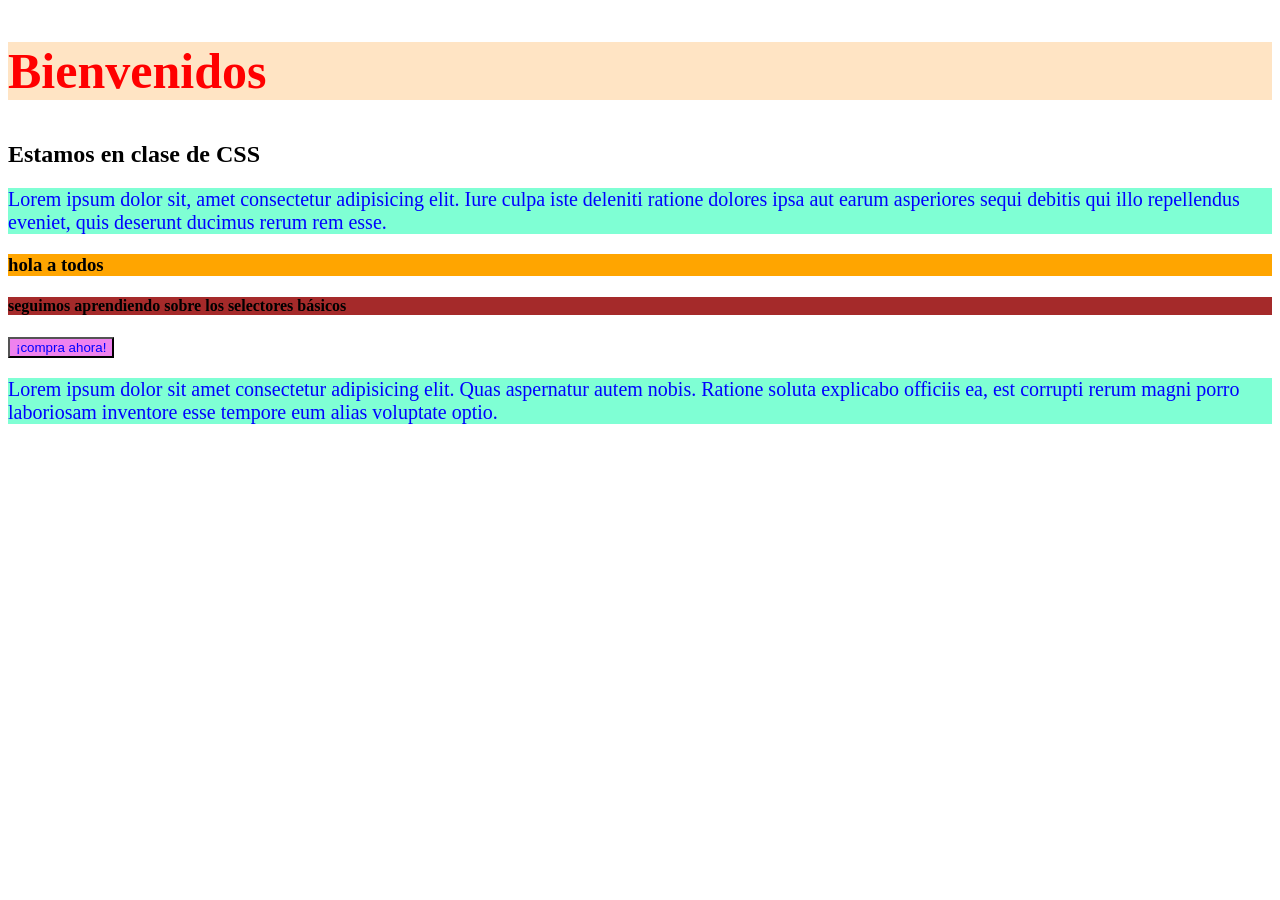
<file: semana02/dia01-01-css/index.html>
<!DOCTYPE html>
<html lang="en">
<head>
    <meta charset="UTF-8">
    <meta name="viewport" content="width=device-width, initial-scale=1.0">
    <title>CSS</title>
    <style>
        /*body{background-color: brown;}*/
    </style>
<link rel="stylesheet" href="estilos.css">
</head>
<body> 
    <section>
        <h1 style="color: red;">Bienvenidos</h1>
        <h2>Estamos en clase de CSS</h2>
        <P>Lorem ipsum dolor sit, amet consectetur adipisicing elit. Iure culpa iste deleniti ratione dolores ipsa aut earum asperiores sequi debitis qui illo repellendus eveniet, quis deserunt ducimus rerum rem esse.</P>
    </section>

    <section>
        <h3>hola a todos</h3>
        <h4 id="estado">seguimos aprendiendo sobre los selectores básicos</h4>
        <button class="btn texto-resaltado">¡compra ahora!</button>
        <p>Lorem ipsum dolor sit amet consectetur adipisicing elit. Quas aspernatur autem nobis. Ratione soluta explicabo officiis ea, est corrupti rerum magni porro laboriosam inventore esse tempore eum alias voluptate optio.</p>
    </section>

</body>
</html>
</file>
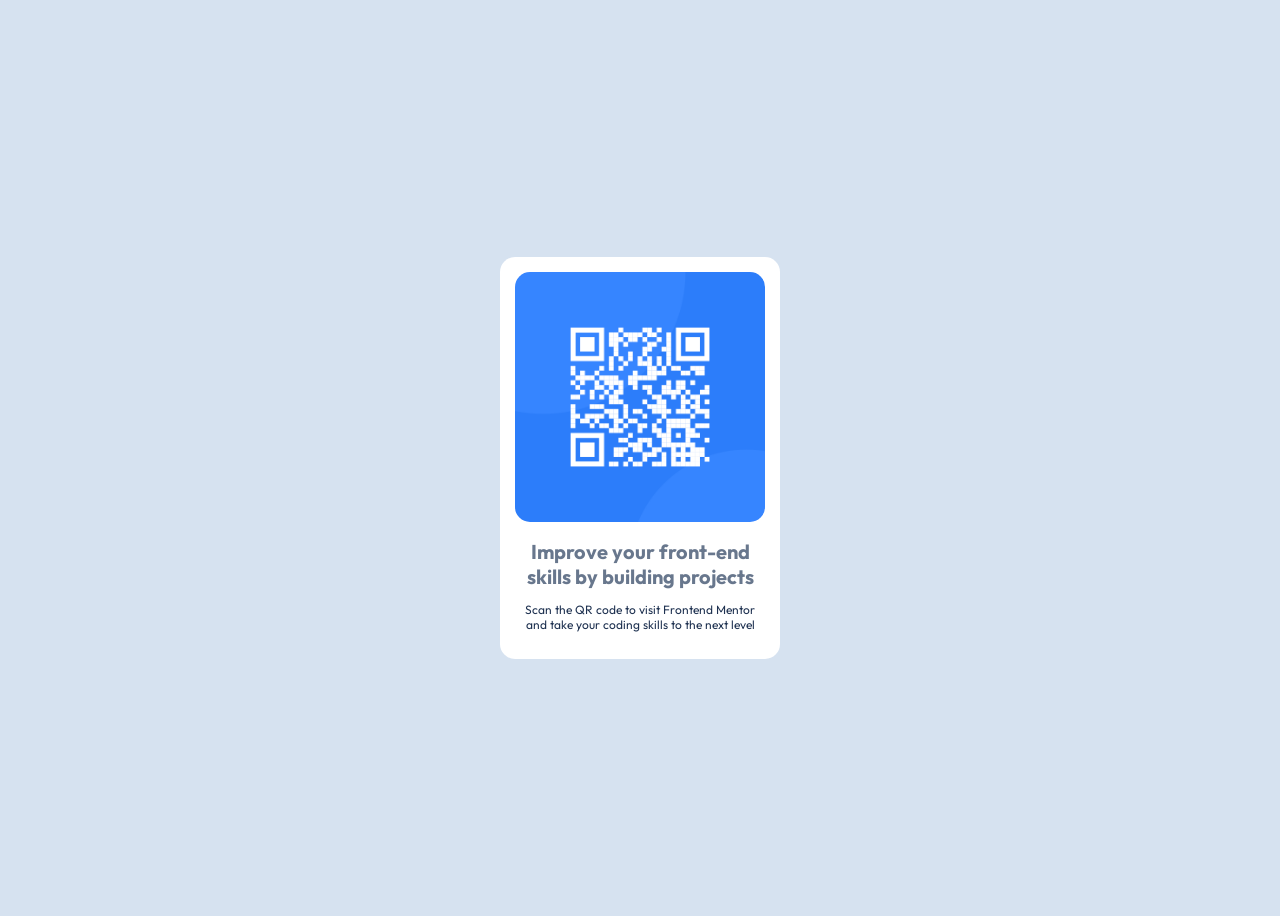
<file: semana02/dia01-02-css-qr-code/index.html>
<!DOCTYPE html>
<html lang="en">
<head>
  <meta charset="UTF-8">
  <meta name="viewport" content="width=device-width, initial-scale=1.0">
  <title>QR Code</title>
  
  <link rel="preconnect" href="https://fonts.googleapis.com">
  <link rel="preconnect" href="https://fonts.gstatic.com" crossorigin>
  <link href="https://fonts.googleapis.com/css2?family=Outfit:wght@100..900&display=swap" rel="stylesheet">
  <link rel="stylesheet" href="estilos.css">


</head>
<body>
  <main>
   <img src="images/image-qr-code.png" alt="QR Code" width="250"> 
   <h1>Improve your front-end skills by building projects</h1>
   <p>Scan the QR code to visit Frontend Mentor and take your coding skills to the next level</p>

  </main>  
</body>
</html>
</file>
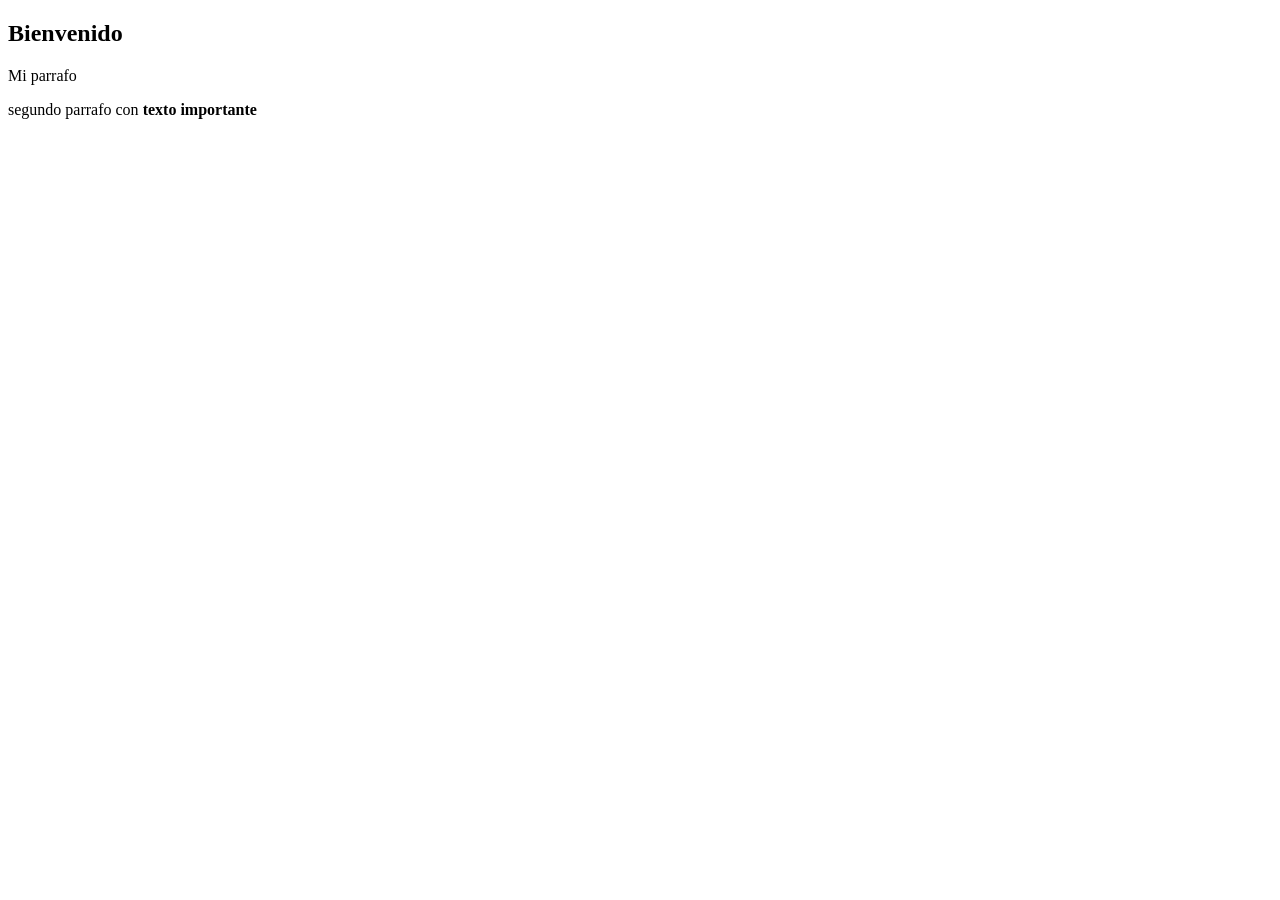
<file: semana02/dia02-01-css-teoria-pseudoclase/index.html>
<!DOCTYPE html>
<html lang="en">
<head>
    <meta charset="UTF-8">
    <meta name="viewport" content="width=device-width, initial-scale=1.0">
    <title>Document</title>
<style>
    
 

</style>

</head>
<body>

<article>
    <h1>Bienvenido</h1>
    <p>Mi parrafo</p>
    <p>segundo parrafo con <strong> texto importante</strong></p>
</article>

</body>
</html>
</file>
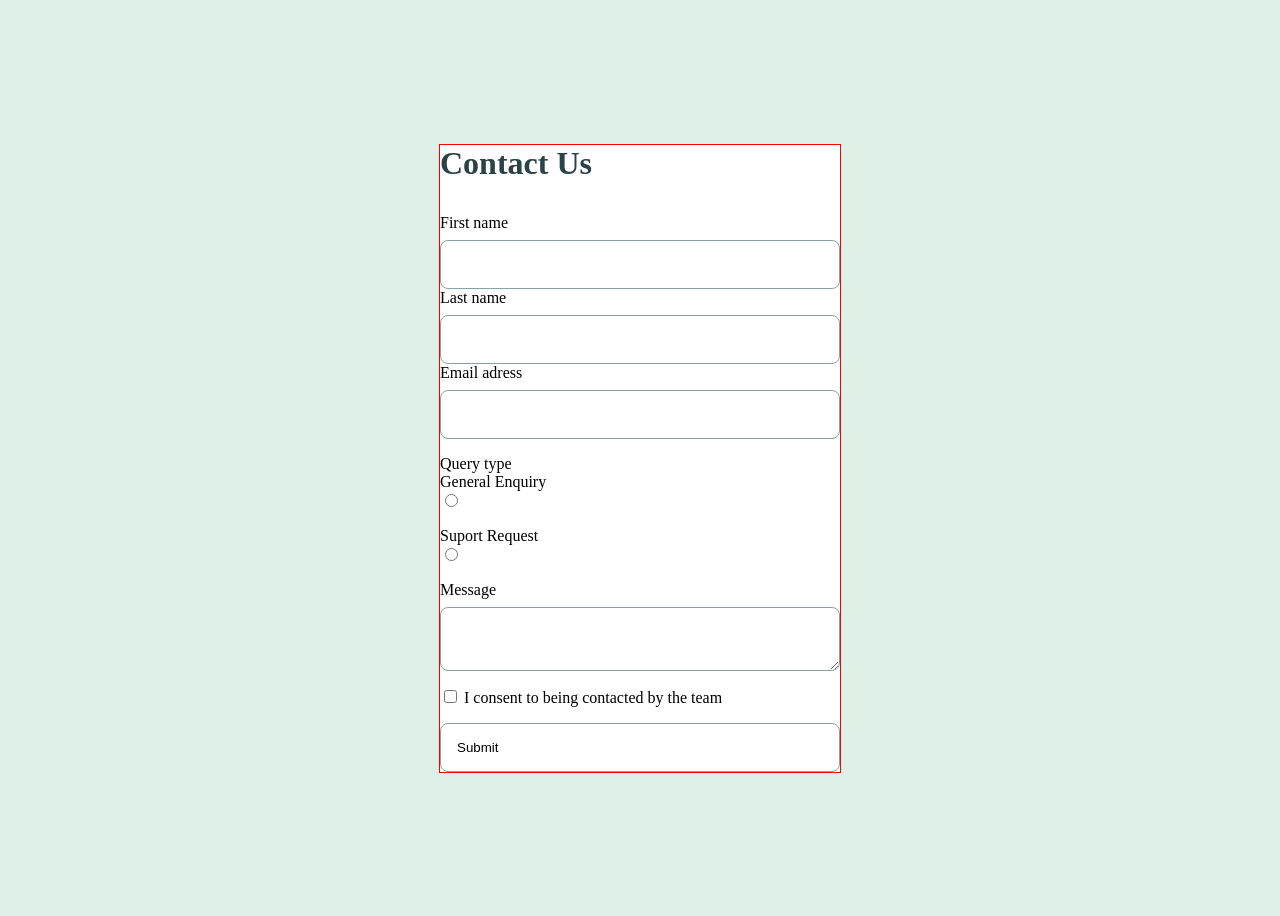
<file: semana02/dia02-ejercicio/index.html>
<!DOCTYPE html>
<html lang="en">
<head>
  <meta charset="UTF-8">
  <meta name="viewport" content="width=device-width, initial-scale=1.0">
  <title>Contact form</title>
  <link rel="stylesheet" href="estilos.css">
</head>
<body>
  
<main class="contact-form">
  <h1>Contact Us</h1>

  <form>
    <div clas="row">
      First name
      <input type="text" name="first_name">

      Last name
      <input type="text" name="last_name">
    </div>

    <label>
      Email adress
      <input type="text" name="email">
    </label>

    <div>
      Query type
      <div clas="row">

        General Enquiry
        <label>
          <input type="radio" name="query_type">
        </label>
        Suport Request
        <label>
          <input type="radio" name="query_type">
        </label>

      </div>
    </div>

    <label>
      Message
      <textarea name="Message"></textarea>
    </label>

    <label>
      <input type="checkbox" name="consent">
      I consent to being contacted by the team
    </label>

    <input type="text" value="Submit">

  </form>
</main>

</body>
</html>
</file>
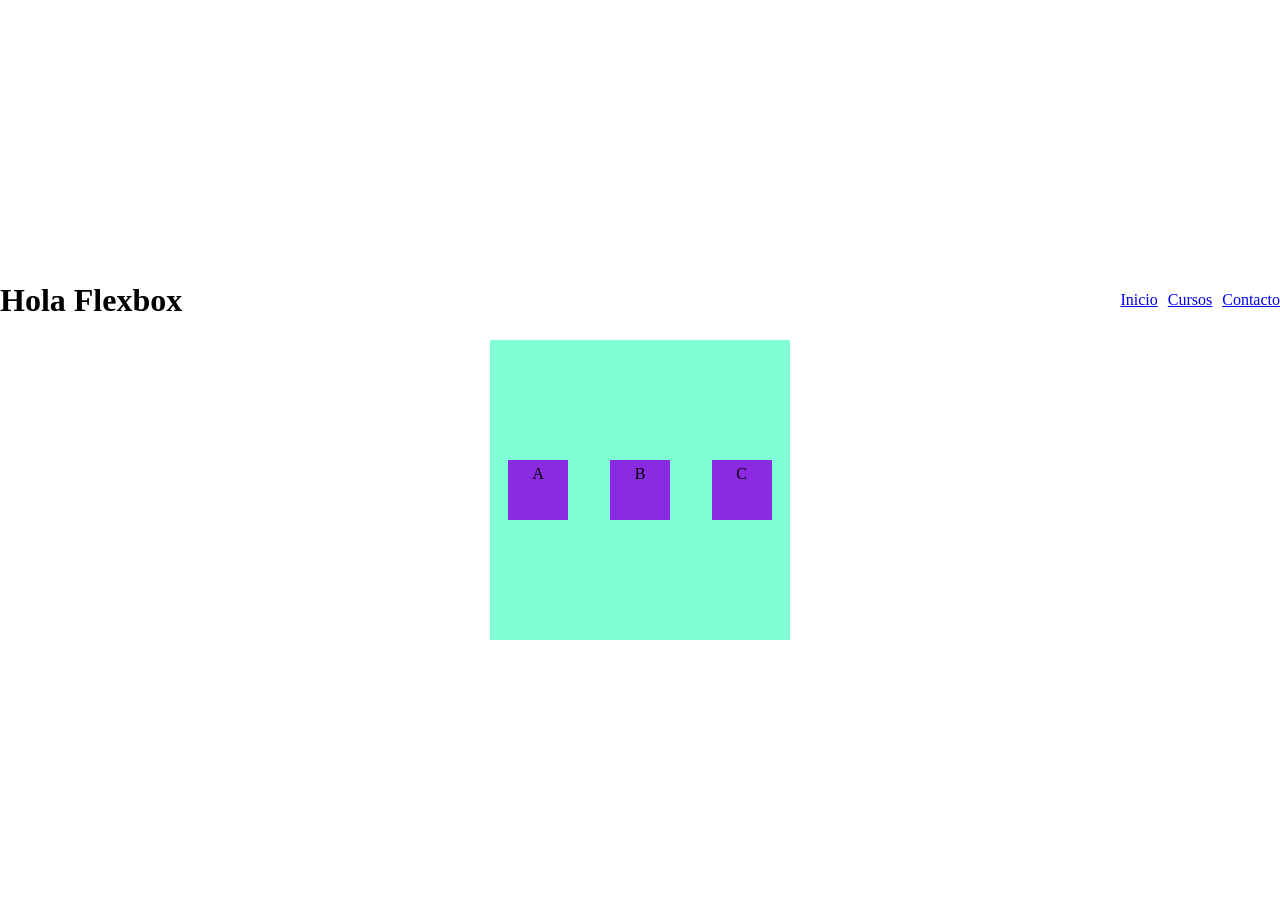
<file: semana03/flexbox/index.html>
<!DOCTYPE html>
<html lang="en">
<head>
    <meta charset="UTF-8">
    <meta name="viewport" content="width=device-width, initial-scale=1.0">
    <title>CSS: flexbox</title>
    <style>
        

    body {
            display: flex;
            flex-direction: column;
            justify-content: center;
            align-items: center;
            height: 100vh;
            margin: 0;
        }

        .contenedor{
            width: 300px;
            height: 300px;
            background-color: aquamarine;
            display: flex;
            flex-direction: row;
            gap: 5px;
            justify-content: center;
            justify-content: space-between;
            justify-content: space-around;
            align-items: center;

        }
        .box{
            width: 50px;
            height: 50px;
            background-color: blueviolet;
            text-align: center;
            padding: 5px;
        }

    header{
        display: flex;
        flex-direction: row;
        align-items: center;
        width: 100%;
        justify-content: space-between;
    }

    .menu {
        display: flex;
        gap:10px;
    }    

    </style>
</head>
<body>
    <header>
        <h1>Hola Flexbox</h1>
        <nav class="menu">
            <a href="#inicio">Inicio</a>
            <a href="#cursos">Cursos</a>
            <a href="#contacto">Contacto</a>
        </nav>
    </header>


    <div class="contenedor">
        <div class="box">A</div>
        <div class="box">B</div>
        <div class="box">C</div>
    </div>
</body>
</html>
</file>
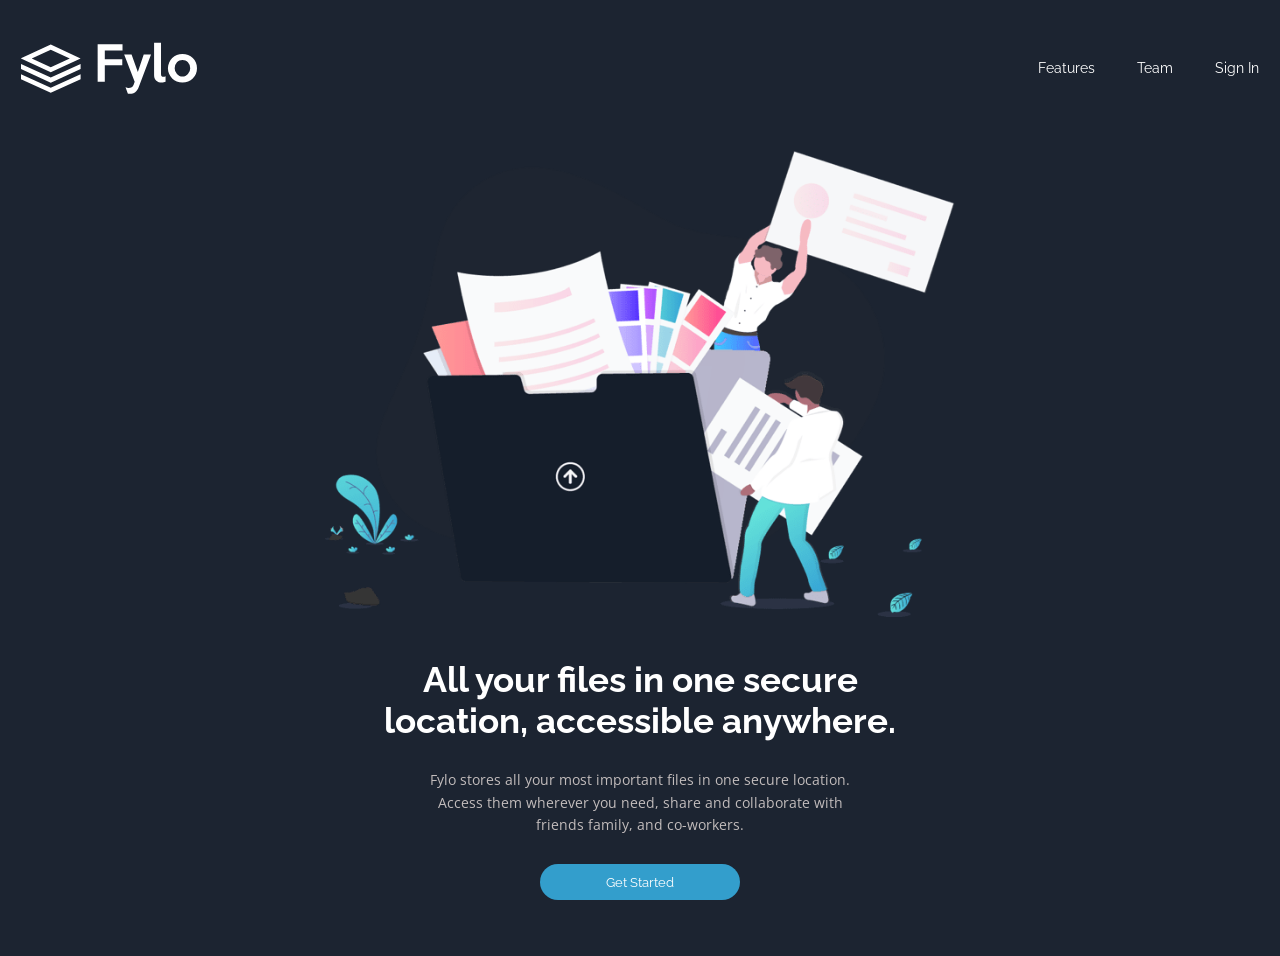
<file: semana03/landing/index.html>
<!DOCTYPE html>
<html lang="en">
<head>
  <meta charset="UTF-8">
  <meta name="viewport" content="width=device-width, initial-scale=1.0">
  <title>Landing Page</title>

  <link rel="preconnect" href="https://fonts.googleapis.com">
  <link rel="preconnect" href="https://fonts.gstatic.com" crossorigin>
  <link href="https://fonts.googleapis.com/css2?family=Open+Sans:ital,wght@0,300..800;1,300..800&family=Raleway:ital,wght@0,100..900;1,100..900&display=swap" rel="stylesheet">

  <link rel="stylesheet" href="estilos.css">
</head>
<body>
 
  <header class="header wrapper">
    <img class="header__logo" src="images/logo.svg" alt="">
    <nav class="header__nav">
      <a href="" class="header__nav--active">Features</a>
      <a href="">Team</a>
      <a href="">Sign In</a>
    </nav>
  </header>

  <main>
    <section class="hero">
      <img class="hero__image" src="images/illustration-intro.png" alt="illustration intro">
      <h1 class="hero__tittle">All your files in one secure location, accessible anywhere.</h1>

      <p class="hero__text">Fylo stores all your most important files in one secure location. Access them wherever
      you need, share and collaborate with friends family, and co-workers.</p> 

      <button class="hero__button">Get Started</button>
    </section>

    <section class="hidden">
      Access your files, anywhere

      The ability to use a smartphone, tablet, or computer to access your account means your 
      files follow you everywhere.

      Security you can trust

      2-factor authentication and user-controlled encryption are just a couple of the security 
      features we allow to help secure your files.

      Real-time collaboration

      Securely share files and folders with friends, family and colleagues for live collaboration. 
      No email attachments required.

      Store any type of file

      Whether you're sharing holidays photos or work documents, Fylo has you covered allowing for all 
      file types to be securely stored and shared.

      Stay productive, wherever you are

      Never let location be an issue when accessing your files. Fylo has you covered for all of your file 
      storage needs.

      Securely share files and folders with friends, family and colleagues for live collaboration. No email 
      attachments required.

      See how Fylo works

      Fylo has improved our team productivity by an order of magnitude. Since making the switch our team has 
      become a well-oiled collaboration machine.

      Satish Patel
      Founder & CEO, Huddle

      Fylo has improved our team productivity by an order of magnitude. Since making the switch our team has 
      become a well-oiled collaboration machine.

      Bruce McKenzie
      Founder & CEO, Huddle

      Fylo has improved our team productivity by an order of magnitude. Since making the switch our team has 
      become a well-oiled collaboration machine.

      Iva Boyd
      Founder & CEO, Huddle

      Get early access today

      It only takes a minute to sign up and our free starter tier is extremely generous. If you have any 
      questions, our support team would be happy to help you.

      Get Started For Free

      Lorem ipsum dolor sit amet, consectetur adipiscing elit, sed do eiusmod tempor incididunt ut labore et 
      dolore magna aliqua

      +1-543-123-4567
      example@fylo.com

      About Us
      Jobs
      Press
      Blog

      Contact Us
      Terms
      Privacy 
    </section>  
</main>
</body>
</html>
</file>
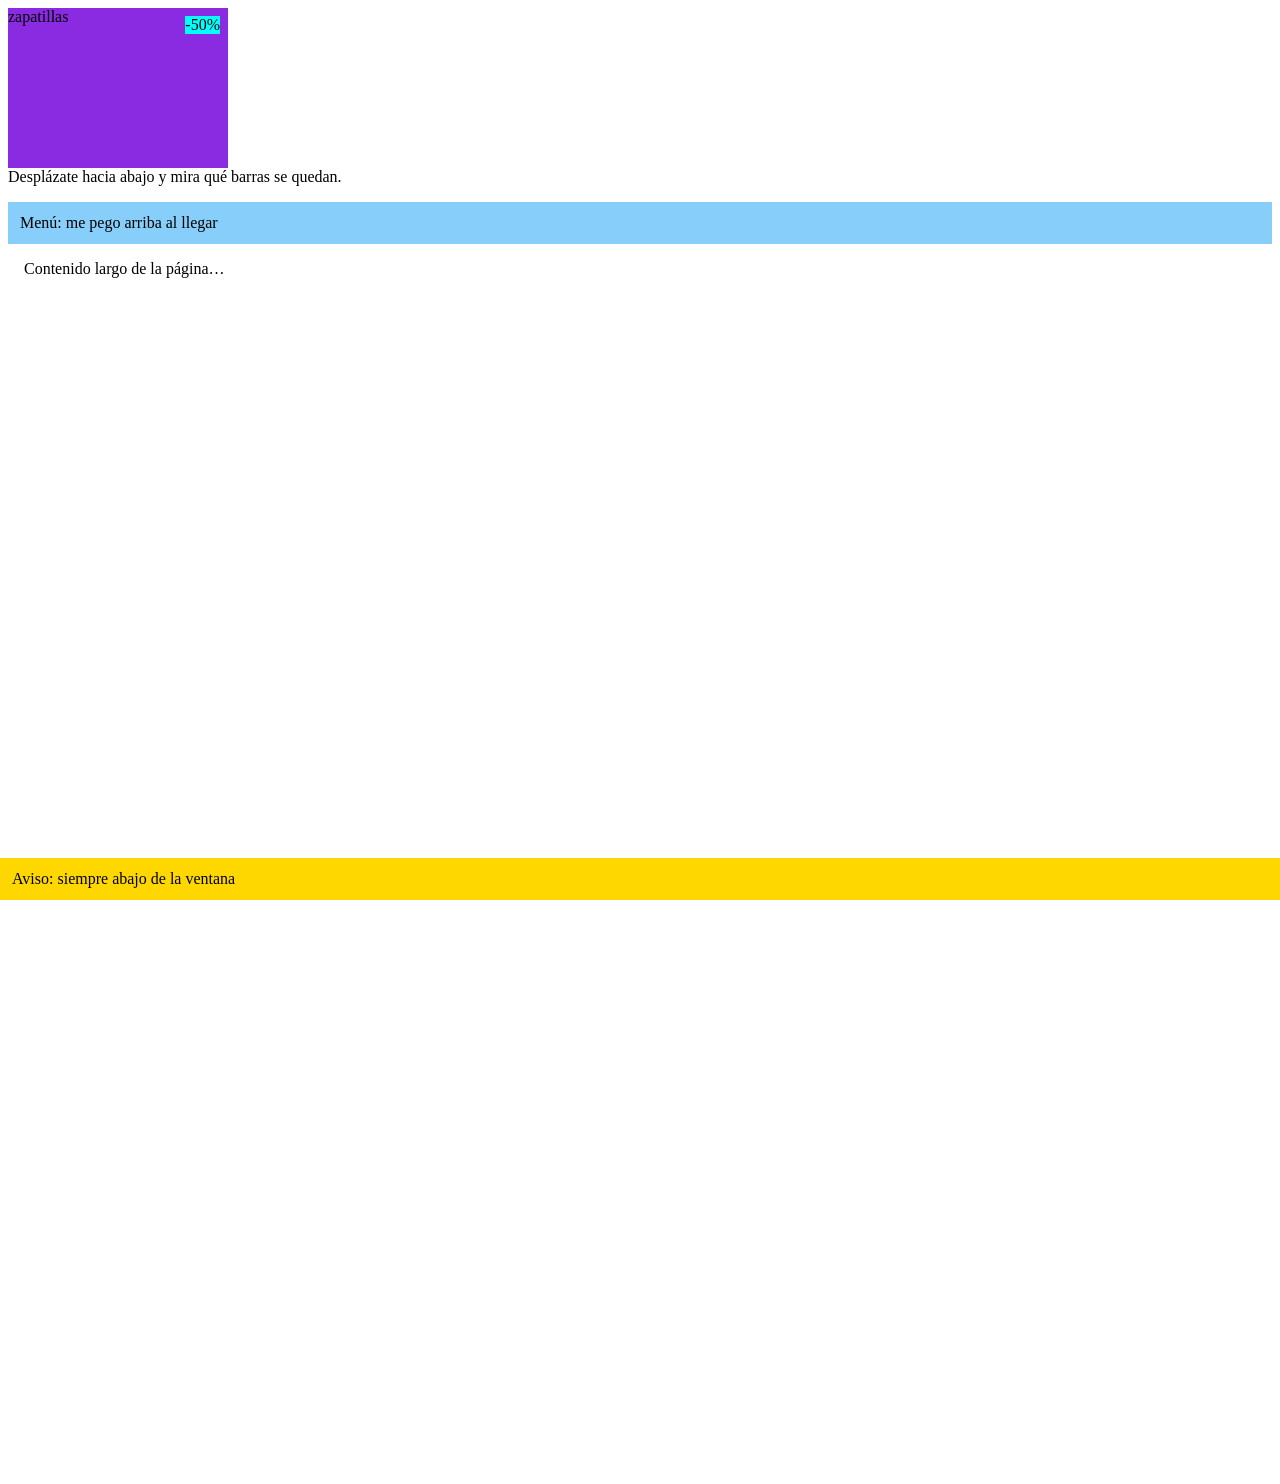
<file: semana03/posicionamiento/index.html>
<!DOCTYPE html>
<html lang="en">
<head>
    <meta charset="UTF-8">
    <meta name="viewport" content="width=device-width, initial-scale=1.0">
    <title>CSS: Posicionamiento</title>
    <style>
        .producto{
            position: relative;
            width: 220px;
            height: 160px;
            background-color: blueviolet;
        }

        .oferta{
            position: absolute;
            top: 8px;
            right: 8px;
            background-color: aqua;
        }    

        /* Colores para distinguir las barras y altura para poder desplazarte */
        nav { padding: 12px; background-color: lightskyblue; }
        p { margin: 0 0 16px; }
        section { height: 1200px; padding: 16px; }
        footer { padding: 12px; background-color: gold; }

        .aviso {
        position: fixed; /* Siempre pegado a la ventana */
        right: 0;
        bottom: 0;
        left: 0;
        }

        .menu {
        position: sticky; /* Se pega al llegar arriba */
        top: 0;
        }        

    </style>
</head>
<body>
    <div class="producto">zapatillas
        <span class="oferta">
            -50%
        </span>
    </div>
    <p>Desplázate hacia abajo y mira qué barras se quedan.</p>
    <nav class="menu">Menú: me pego arriba al llegar</nav>
    <section>Contenido largo de la página…</section>
    <footer class="aviso">Aviso: siempre abajo de la ventana</footer>

</body>
</html>
</file>
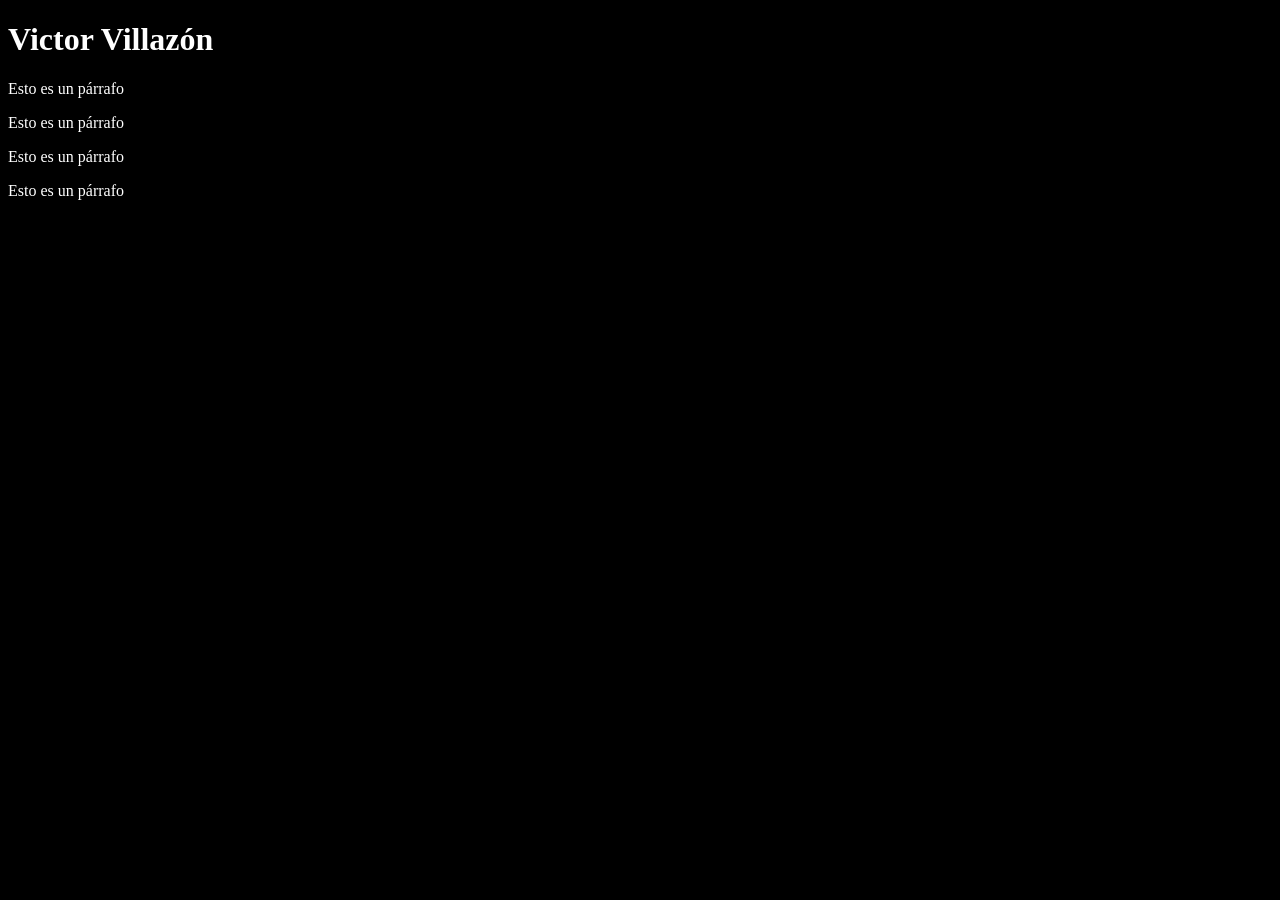
<file: semana02/Semana02-ejercicio/bootcamp-frontend-python-g34-lmv/semana01/dia01-html/index.html>
<!DOCTYPE html>
<html lang="en">
<head>
  <meta charset="UTF-8">
  <meta name="viewport" content="width=device-width, initial-scale=1.0">
  <title>Document</title>
  <style>
    body {
      background-color: black;
      color: white;
    }
  </style>
</head>
<body>
  <h1>Victor Villazón</h1>
  <p>Esto es un párrafo</p>

  <p>Esto es un párrafo</p>

  <p>Esto es un párrafo</p>
  
  <p>Esto es un párrafo</p>
</body>
</html>
</file>
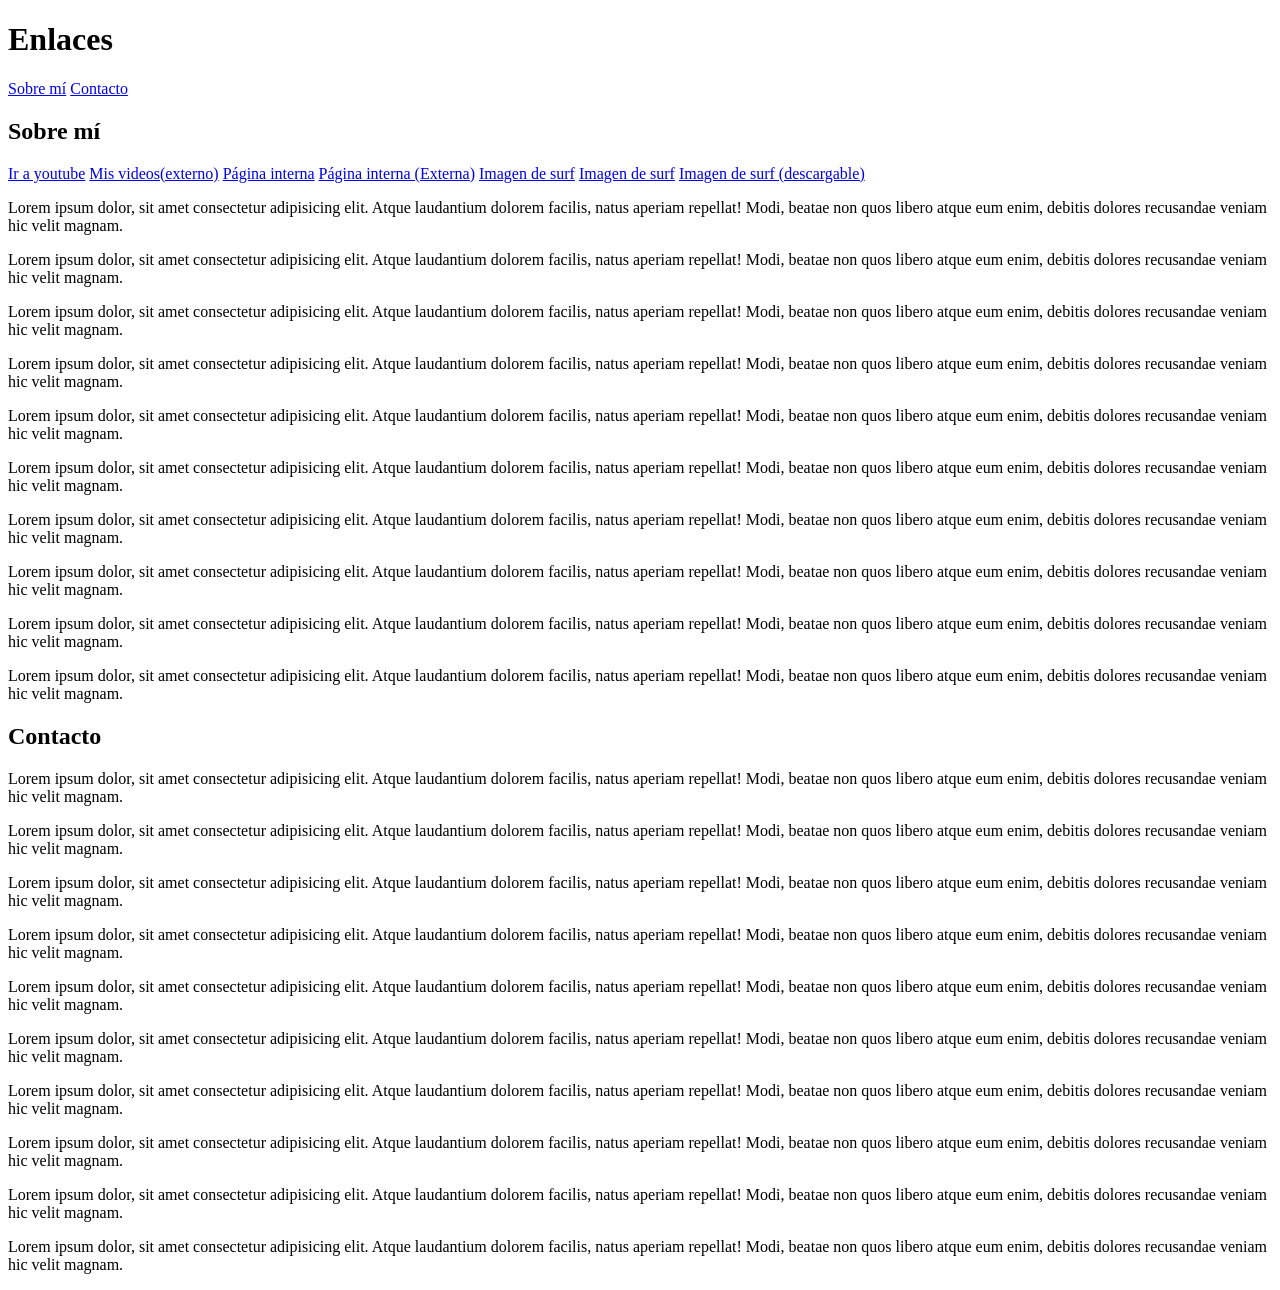
<file: semana02/Semana02-ejercicio/bootcamp-frontend-python-g34-lmv/semana01/dia02-enlaces/index.html>
<!DOCTYPE html>
<html lang="en">
<head>
  <meta charset="UTF-8">
  <meta name="viewport" content="width=device-width, initial-scale=1.0">
  <title>Enlaces</title>
</head>
<body>

  <header>
    <h1>Enlaces</h1>

    <nav>
      <a href="#sobre-mi">Sobre mí</a>
      <a href="#contacto">Contacto</a>
    </nav>
  </header>

  <main>
    <section>
      <h2 id="sobre-mi">Sobre mí</h2>

      <!-- Enlace externo: este enlace reemplaza la página completa -->
      <a href="https://youtube.com">Ir a youtube</a>
      <a href="https://youtube.com" target="_blank">Mis videos(externo)</a>

      <!-- Enlace interno: este enlace abre una página interna en nuestro directorio de trabajo -->
      <a href="saludo.html">Página interna</a>
      <a href="saludo.html" target="_blank">Página interna (Externa)</a>

      <a href="surf.png">Imagen de surf</a>
      <a href="surf.png" target="_blank">Imagen de surf</a>
      <a href="surf.png" download>Imagen de surf (descargable)</a>

      <!-- ctrl + } : crea un comentario -->

      <p>Lorem ipsum dolor, sit amet consectetur adipisicing elit. Atque laudantium dolorem facilis, natus aperiam repellat! Modi, beatae non quos libero atque eum enim, debitis dolores recusandae veniam hic velit magnam.</p>
      <p>Lorem ipsum dolor, sit amet consectetur adipisicing elit. Atque laudantium dolorem facilis, natus aperiam repellat! Modi, beatae non quos libero atque eum enim, debitis dolores recusandae veniam hic velit magnam.</p>
      <p>Lorem ipsum dolor, sit amet consectetur adipisicing elit. Atque laudantium dolorem facilis, natus aperiam repellat! Modi, beatae non quos libero atque eum enim, debitis dolores recusandae veniam hic velit magnam.</p>
      <p>Lorem ipsum dolor, sit amet consectetur adipisicing elit. Atque laudantium dolorem facilis, natus aperiam repellat! Modi, beatae non quos libero atque eum enim, debitis dolores recusandae veniam hic velit magnam.</p>
      <p>Lorem ipsum dolor, sit amet consectetur adipisicing elit. Atque laudantium dolorem facilis, natus aperiam repellat! Modi, beatae non quos libero atque eum enim, debitis dolores recusandae veniam hic velit magnam.</p>
      <p>Lorem ipsum dolor, sit amet consectetur adipisicing elit. Atque laudantium dolorem facilis, natus aperiam repellat! Modi, beatae non quos libero atque eum enim, debitis dolores recusandae veniam hic velit magnam.</p>
      <p>Lorem ipsum dolor, sit amet consectetur adipisicing elit. Atque laudantium dolorem facilis, natus aperiam repellat! Modi, beatae non quos libero atque eum enim, debitis dolores recusandae veniam hic velit magnam.</p>
      <p>Lorem ipsum dolor, sit amet consectetur adipisicing elit. Atque laudantium dolorem facilis, natus aperiam repellat! Modi, beatae non quos libero atque eum enim, debitis dolores recusandae veniam hic velit magnam.</p>
      <p>Lorem ipsum dolor, sit amet consectetur adipisicing elit. Atque laudantium dolorem facilis, natus aperiam repellat! Modi, beatae non quos libero atque eum enim, debitis dolores recusandae veniam hic velit magnam.</p>
      <p>Lorem ipsum dolor, sit amet consectetur adipisicing elit. Atque laudantium dolorem facilis, natus aperiam repellat! Modi, beatae non quos libero atque eum enim, debitis dolores recusandae veniam hic velit magnam.</p>
    </section>

    <section>
      <h2 id="contacto">Contacto</h2>

      <p>Lorem ipsum dolor, sit amet consectetur adipisicing elit. Atque laudantium dolorem facilis, natus aperiam repellat! Modi, beatae non quos libero atque eum enim, debitis dolores recusandae veniam hic velit magnam.</p>
      <p>Lorem ipsum dolor, sit amet consectetur adipisicing elit. Atque laudantium dolorem facilis, natus aperiam repellat! Modi, beatae non quos libero atque eum enim, debitis dolores recusandae veniam hic velit magnam.</p>
      <p>Lorem ipsum dolor, sit amet consectetur adipisicing elit. Atque laudantium dolorem facilis, natus aperiam repellat! Modi, beatae non quos libero atque eum enim, debitis dolores recusandae veniam hic velit magnam.</p>
      <p>Lorem ipsum dolor, sit amet consectetur adipisicing elit. Atque laudantium dolorem facilis, natus aperiam repellat! Modi, beatae non quos libero atque eum enim, debitis dolores recusandae veniam hic velit magnam.</p>
      <p>Lorem ipsum dolor, sit amet consectetur adipisicing elit. Atque laudantium dolorem facilis, natus aperiam repellat! Modi, beatae non quos libero atque eum enim, debitis dolores recusandae veniam hic velit magnam.</p>
      <p>Lorem ipsum dolor, sit amet consectetur adipisicing elit. Atque laudantium dolorem facilis, natus aperiam repellat! Modi, beatae non quos libero atque eum enim, debitis dolores recusandae veniam hic velit magnam.</p>
      <p>Lorem ipsum dolor, sit amet consectetur adipisicing elit. Atque laudantium dolorem facilis, natus aperiam repellat! Modi, beatae non quos libero atque eum enim, debitis dolores recusandae veniam hic velit magnam.</p>
      <p>Lorem ipsum dolor, sit amet consectetur adipisicing elit. Atque laudantium dolorem facilis, natus aperiam repellat! Modi, beatae non quos libero atque eum enim, debitis dolores recusandae veniam hic velit magnam.</p>
      <p>Lorem ipsum dolor, sit amet consectetur adipisicing elit. Atque laudantium dolorem facilis, natus aperiam repellat! Modi, beatae non quos libero atque eum enim, debitis dolores recusandae veniam hic velit magnam.</p>
      <p>Lorem ipsum dolor, sit amet consectetur adipisicing elit. Atque laudantium dolorem facilis, natus aperiam repellat! Modi, beatae non quos libero atque eum enim, debitis dolores recusandae veniam hic velit magnam.</p>
    </section>
  </main>
</body>
</html>
</file>
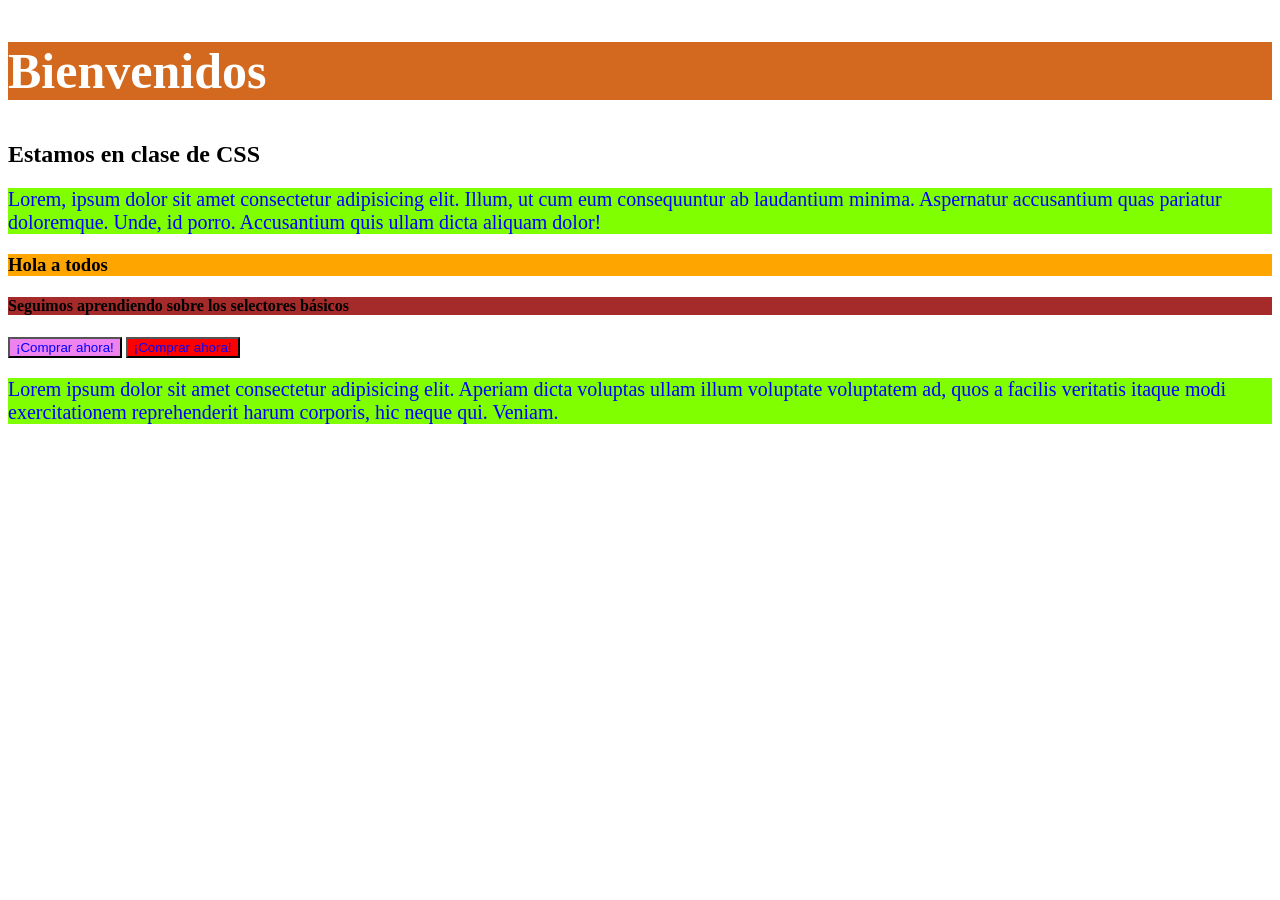
<file: semana02/Semana02-ejercicio/bootcamp-frontend-python-g34-lmv/semana02/dia01-01-css/index.html>
<!DOCTYPE html>
<html lang="en">
<head>
  <meta charset="UTF-8">
  <meta name="viewport" content="width=device-width, initial-scale=1.0">
  <title>CSS</title>
  <style>
    body {
      /* background-color: black; */
    }
    </style>
  <link rel="stylesheet" href="estilos.css">
  <!-- alt + arriba o abajo -->
</head>
<body>
  <section>
    <h1 style="color: white;">Bienvenidos</h1>
    <h2>Estamos en clase de CSS</h2>
    <p>Lorem, ipsum dolor sit amet consectetur adipisicing elit. Illum, ut cum eum consequuntur ab laudantium minima. Aspernatur accusantium quas pariatur doloremque. Unde, id porro. Accusantium quis ullam dicta aliquam dolor!</p>
  </section>

  <section>
    <h3>Hola a todos</h3>
    <h4 id="estado">Seguimos aprendiendo sobre los selectores básicos</h4>
    <button class="btn success texto-resaltado">¡Comprar ahora!</button>
    <button class="btn error texto-resaltado">¡Comprar ahora!</button>
    <p>Lorem ipsum dolor sit amet consectetur adipisicing elit. Aperiam dicta voluptas ullam illum voluptate voluptatem ad, quos a facilis veritatis itaque modi exercitationem reprehenderit harum corporis, hic neque qui. Veniam.</p>
  </section>
</body>
</html>
</file>
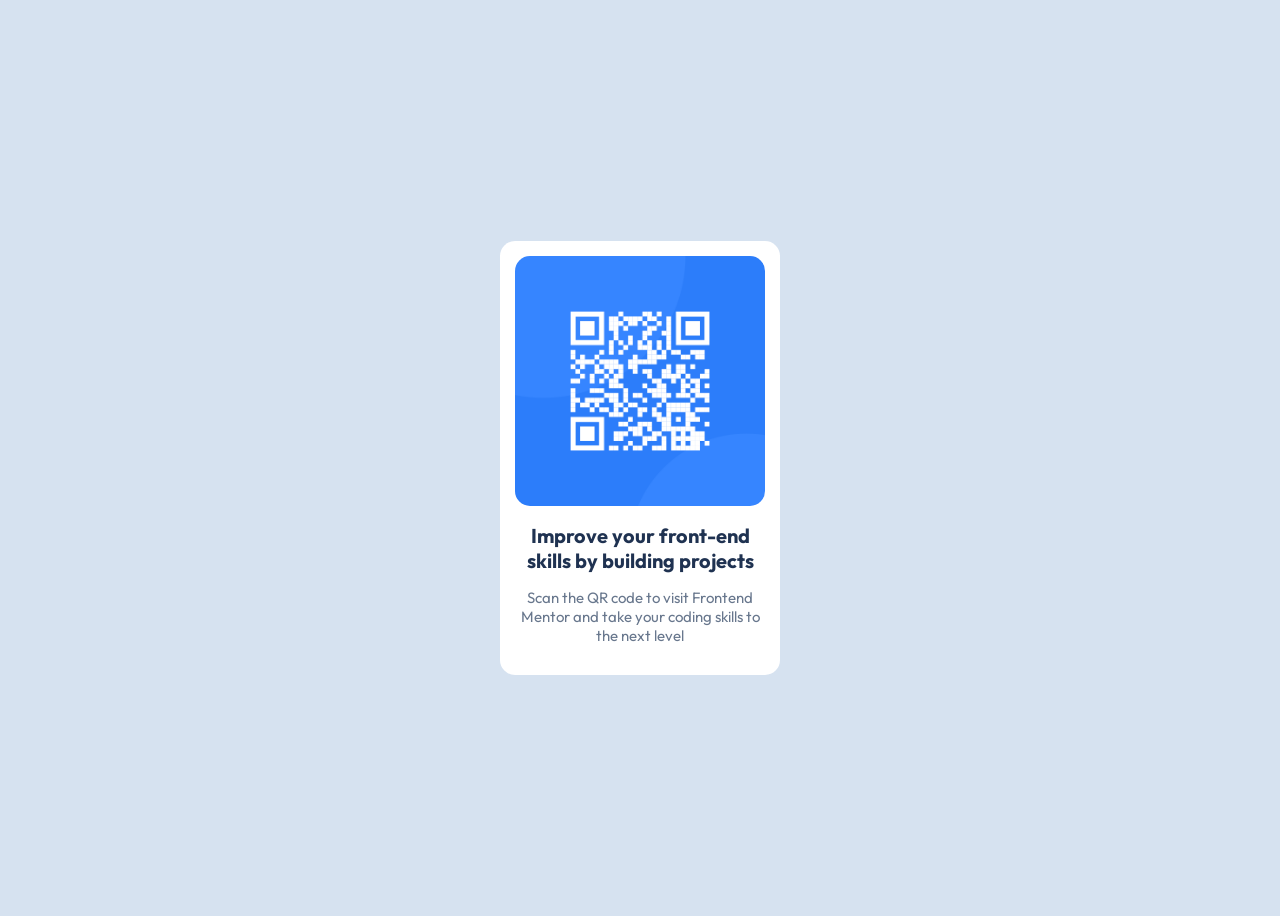
<file: semana02/Semana02-ejercicio/bootcamp-frontend-python-g34-lmv/semana02/dia01-02-css-qr-code/index.html>
<!DOCTYPE html>
<html lang="en">
<head>
  <meta charset="UTF-8">
  <meta name="viewport" content="width=device-width, initial-scale=1.0">
  <title>QR Code</title>
  <link rel="preconnect" href="https://fonts.googleapis.com">
  <link rel="preconnect" href="https://fonts.gstatic.com" crossorigin>
  <link href="https://fonts.googleapis.com/css2?family=Outfit:wght@100..900&display=swap" rel="stylesheet">
  <link rel="stylesheet" href="estilos.css">
</head>
<body>
  <main>
    <img src="images/image-qr-code.png" alt="QR Code" width="250">
    
    <h1>Improve your front-end skills by building projects</h1>
    
    <p>Scan the QR code to visit Frontend Mentor and take your coding skills to the next level</p>
  </main>
</body>
</html>
</file>
<file: semana02/dia01-01-css/estilos.css>
p{
    color: blue;
    background-color: aquamarine;
    font-size: 20px;
}

h1{
    background-color: bisque;
    font-size: 50px;
}

h3 {
    background-color: orange;
}

#estado {
background-color: brown;
}

.btn {
    background-color: violet;
}

.texto-resaltado {
    color:blue
}
</file>
<file: semana02/dia01-02-css-qr-code/estilos.css>
body{
    font-family: "Outfit", sans-serif;
    font-size: 15px;
    background-color: hsl(212, 45%, 89%);
    display: flex;
    justify-content: center;
    align-items: center;
    height: 100vb;
}

main{
    /*border: 1px solid red;*/
    width: 250px;
    background-color: white;
    padding: 15px;
    border-radius: 15px;
    

}

img{
    border-radius: 15px;
}

h1{
    color:hsl(216, 15%, 48%);
    font-size: 20px;
    text-align: center;
}

p{
    color:hsl(218, 44%, 22%);
    font-size: 12px;
    text-align: center;
}
</file>
<file: semana02/dia02-ejercicio/estilos.css>
body{
    background-color:  hsl(148, 38%, 91%);
    display: flex;
    justify-content: center;
    align-items: center;

    height: 100vh;
}

.contact-form{
    border: 1px solid red;
    width: 400px;
    background-color: white;
}

h1{
    margin: 0;
    margin-bottom: 32px;
    color: hsl(187, 24%, 22%);
}

label{
    display: block;
    margin-bottom: 16px;
}

input[type=text],
input[type=email],
textarea

{
    display: flex;
    margin-top: 8px;
    width: 100%;
    border-radius: 8px;
    border: 1px solid hsl(186, 15%, 59%);
    padding: 16px;

    box-sizing: border-box;
}

.row{
    display: grid;
    grid-template-columns: 1fr 1fr;
    gap: 16 px;
}
</file>
<file: semana03/landing/estilos.css>
*{
    box-sizing: border-box;
    margin: 0;
}

html{
    font-size: 14px;
}

body{
    background-color: hsl(217, 28%, 15%);
    color: white;
    font-family: "Open Sans", sans-serif;
}

a {
    color: inherit;
    text-decoration: none;
}

img{
    max-width: 100%;
    height: auto;
}

.hidden{
    display: none;
}


.wrapper{
    width: min(100% - 42px,1440px);
}


h1{
    font-size: 2rem;
}

.header{
    display: flex;
    justify-content: space-between;
    align-items: center;
    padding-top: 3rem;
    margin: 0 auto
}
.header__nav {
  display: flex;
  align-items: center;
  gap: 3rem;
  font-family: "Raleway", sans-serif;
}

.hero {
  display: flex;
  flex-direction: column;
  align-items: center;   
  text-align: center; 
  padding-top: 4rem;
  padding-bottom: 4rem;
}

.hero__image {
  max-width: 45rem;      
  margin-bottom: 3rem;
}

.hero__tittle {
  font-family: "Raleway", sans-serif;
  margin-bottom: 2rem;
  width: min(100% - 3rem,520px);
  font-size: 2.5rem;
}

.hero__text {
  line-height: 1.6;
  color: hsl(0, 5%, 75%);
  margin-bottom: 2rem;
  width: min(100% - 3rem,450px);
  
}

.hero__button{
     font-family: "Raleway", sans-serif;
    background-color:hsl(198, 60%, 50%);
    border-radius: 20px;
    color: white;
    width: 200px;
    padding: 10px;
    border: none;
}
</file>
<file: semana02/Semana02-ejercicio/bootcamp-frontend-python-g34-lmv/semana02/dia01-01-css/estilos.css>
/*
body {
  background-color: green;
}
*/

p {
  color: blue;
  background-color: chartreuse;
  font-size: 20px;
}

/* TODO: Añadan un background a la etiqueta h1 y cambien su tamaño a 50px */

h1 {
  background-color: chocolate;
  color: blue;
  font-size: 50px;
}

h3 {
  background-color: orange;
}

#estado {
  background-color: brown;
}

.btn {
  background-color: black;
}

.success {
  background-color: violet;
}

.error {
  background-color: red;
}

.texto-resaltado {
  color: blue;
}
</file>
<file: semana02/Semana02-ejercicio/bootcamp-frontend-python-g34-lmv/semana02/dia01-02-css-qr-code/estilos.css>
body {
  font-family: "Outfit", sans-serif;

  background-color: hsl(212, 45%, 89%);
  font-size: 15px;

  /* Flexbox */
  display: flex;
  justify-content: center;
  align-items: center;
  height: 100vh; /* vh: viewport height */
}

main {
  /* border: 1px solid red; */

  width: 250px;
  background-color: white;
  padding: 15px;
  border-radius: 15px;
}

img {
  border-radius: 15px;
}

h1 {
  color: hsl(218, 44%, 22%);
  font-size: 20px;
  text-align: center;
}

p {
  color: hsl(216, 15%, 48%);
  text-align: center;
}

/* TODO: Publiquen este ejercicio en Netlify */
</file>
